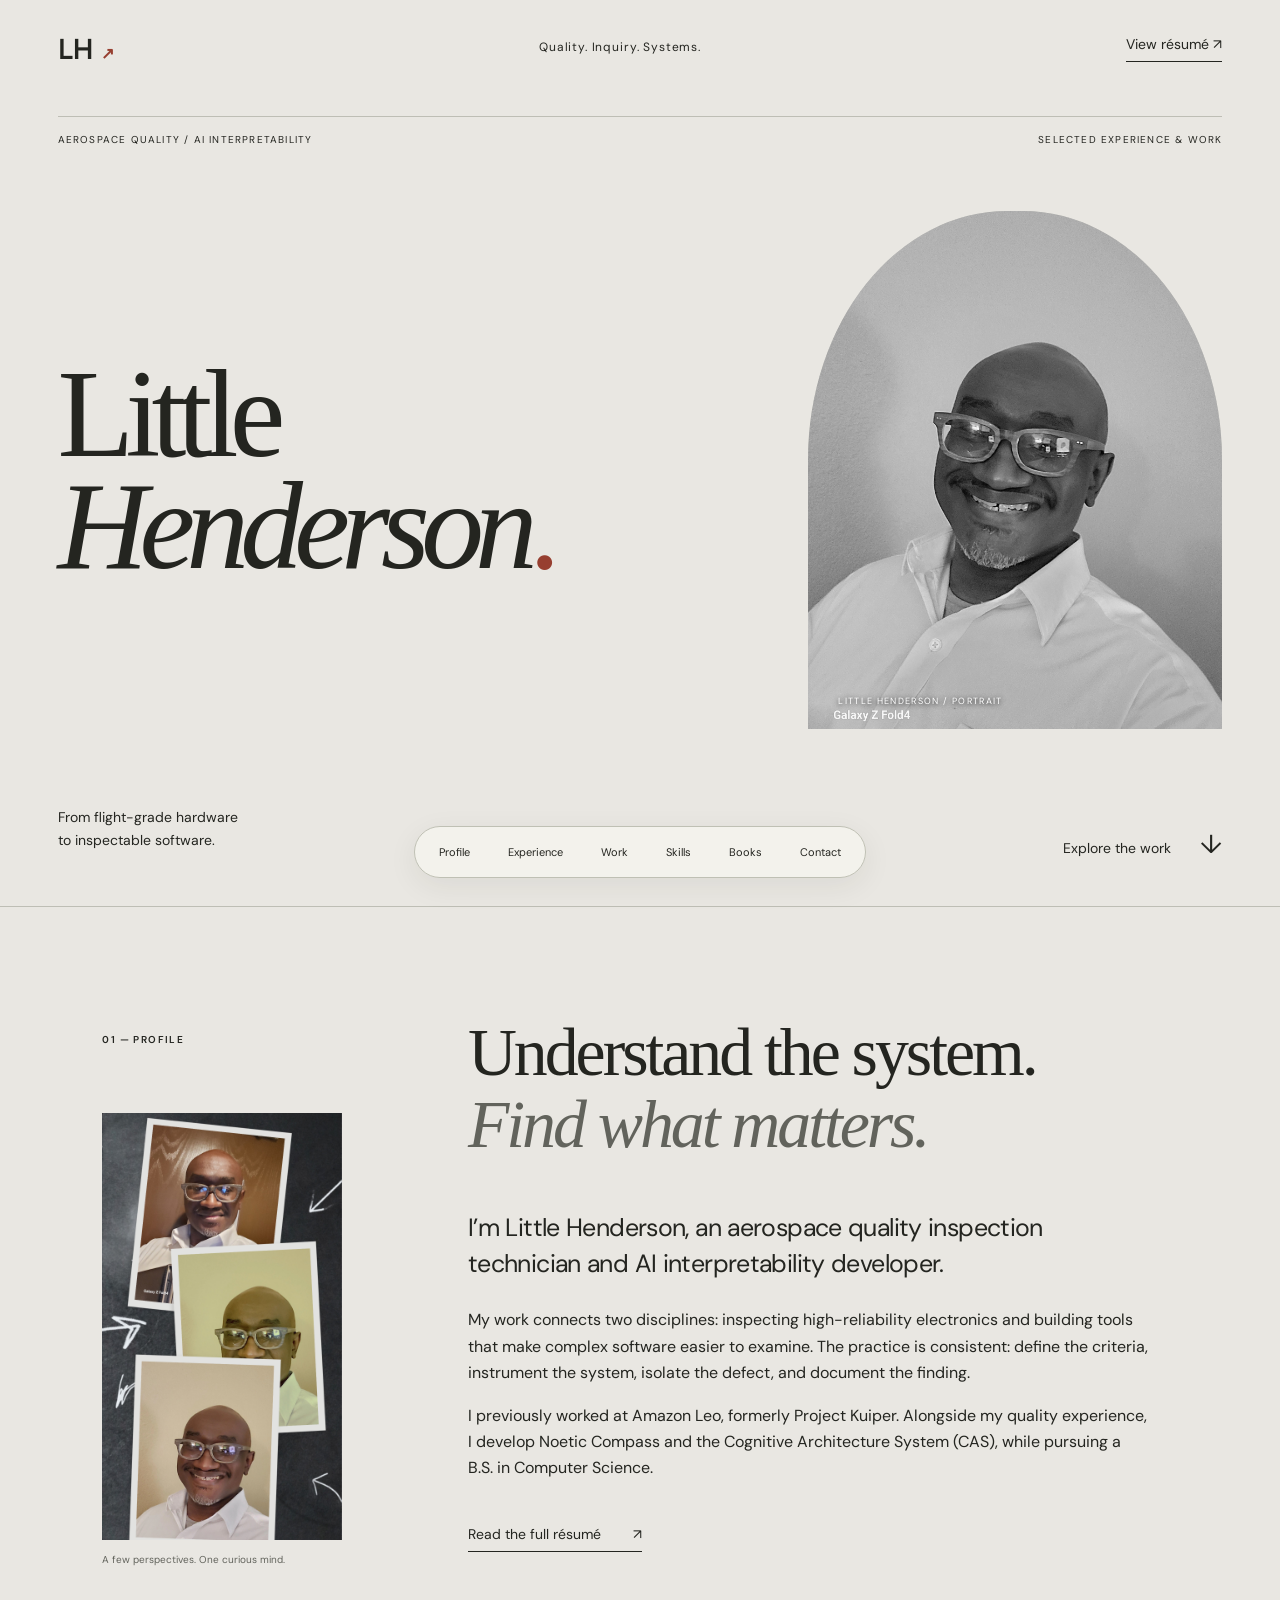
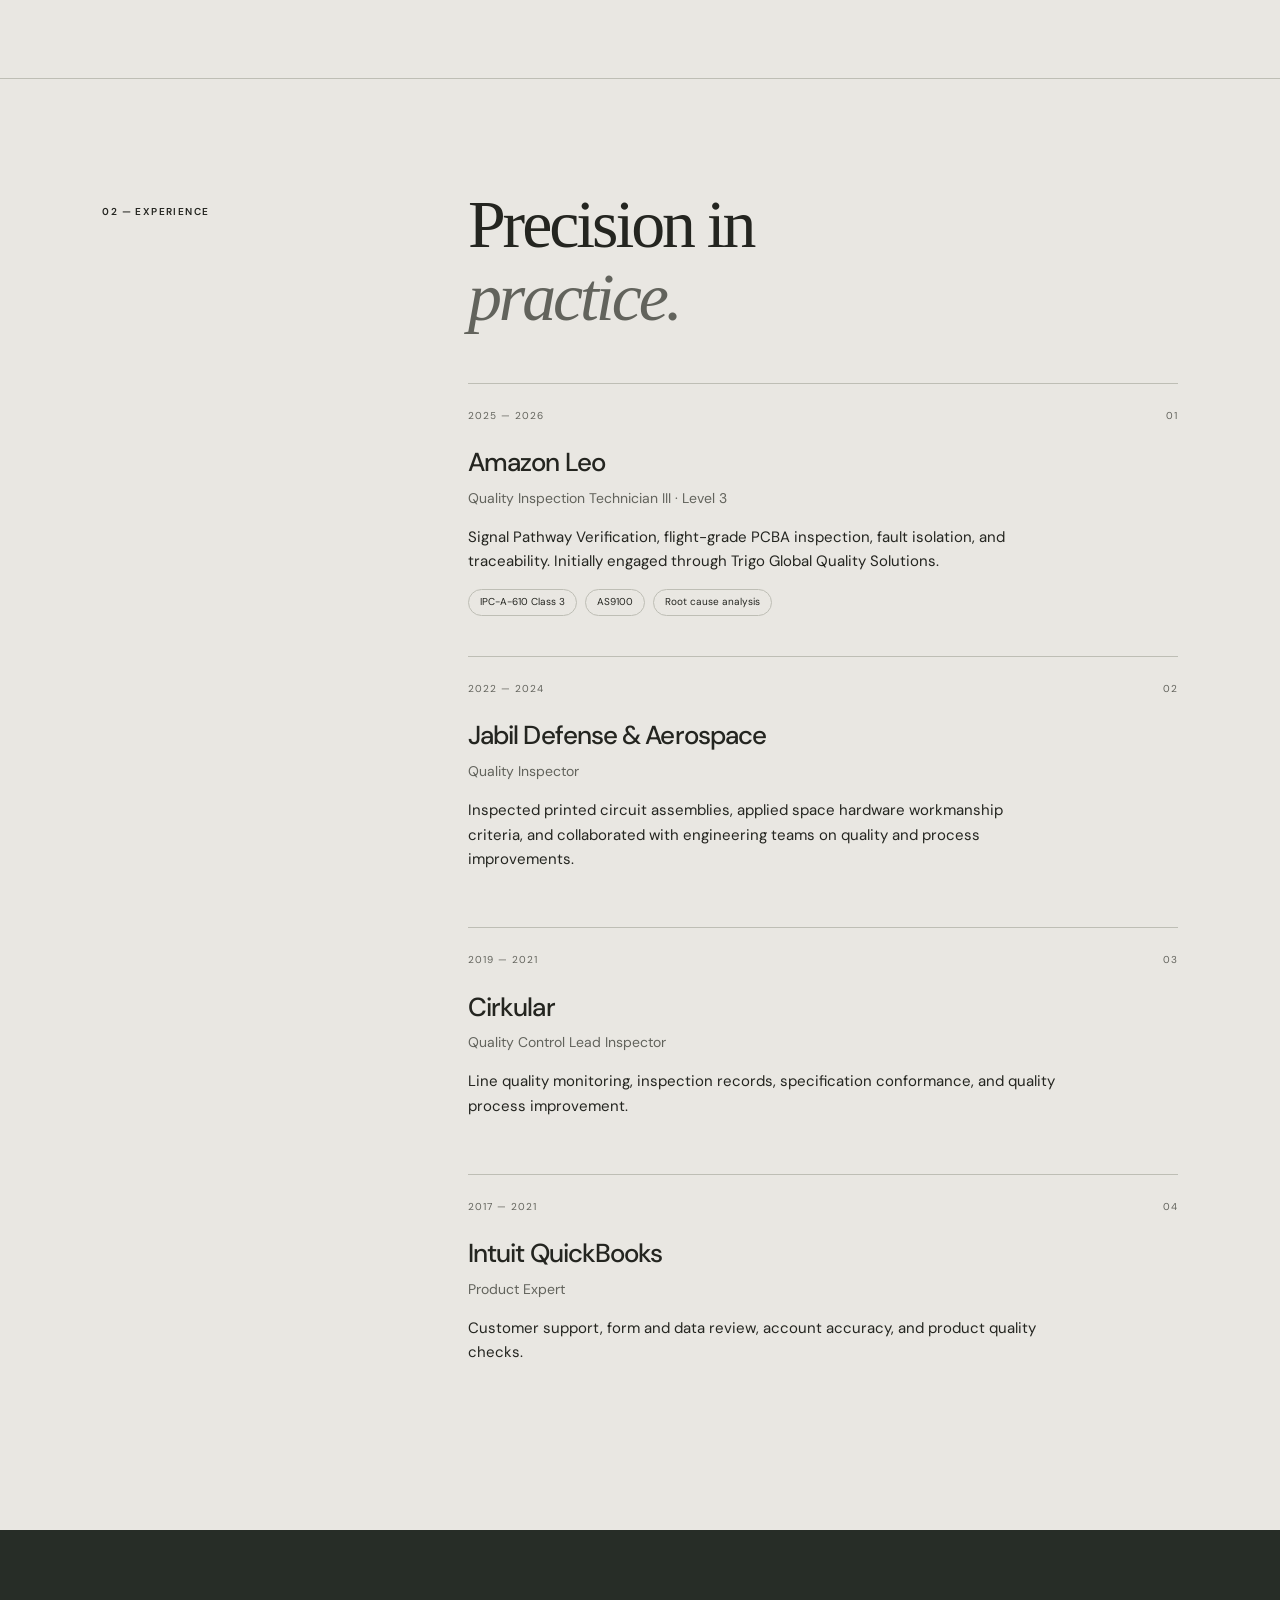
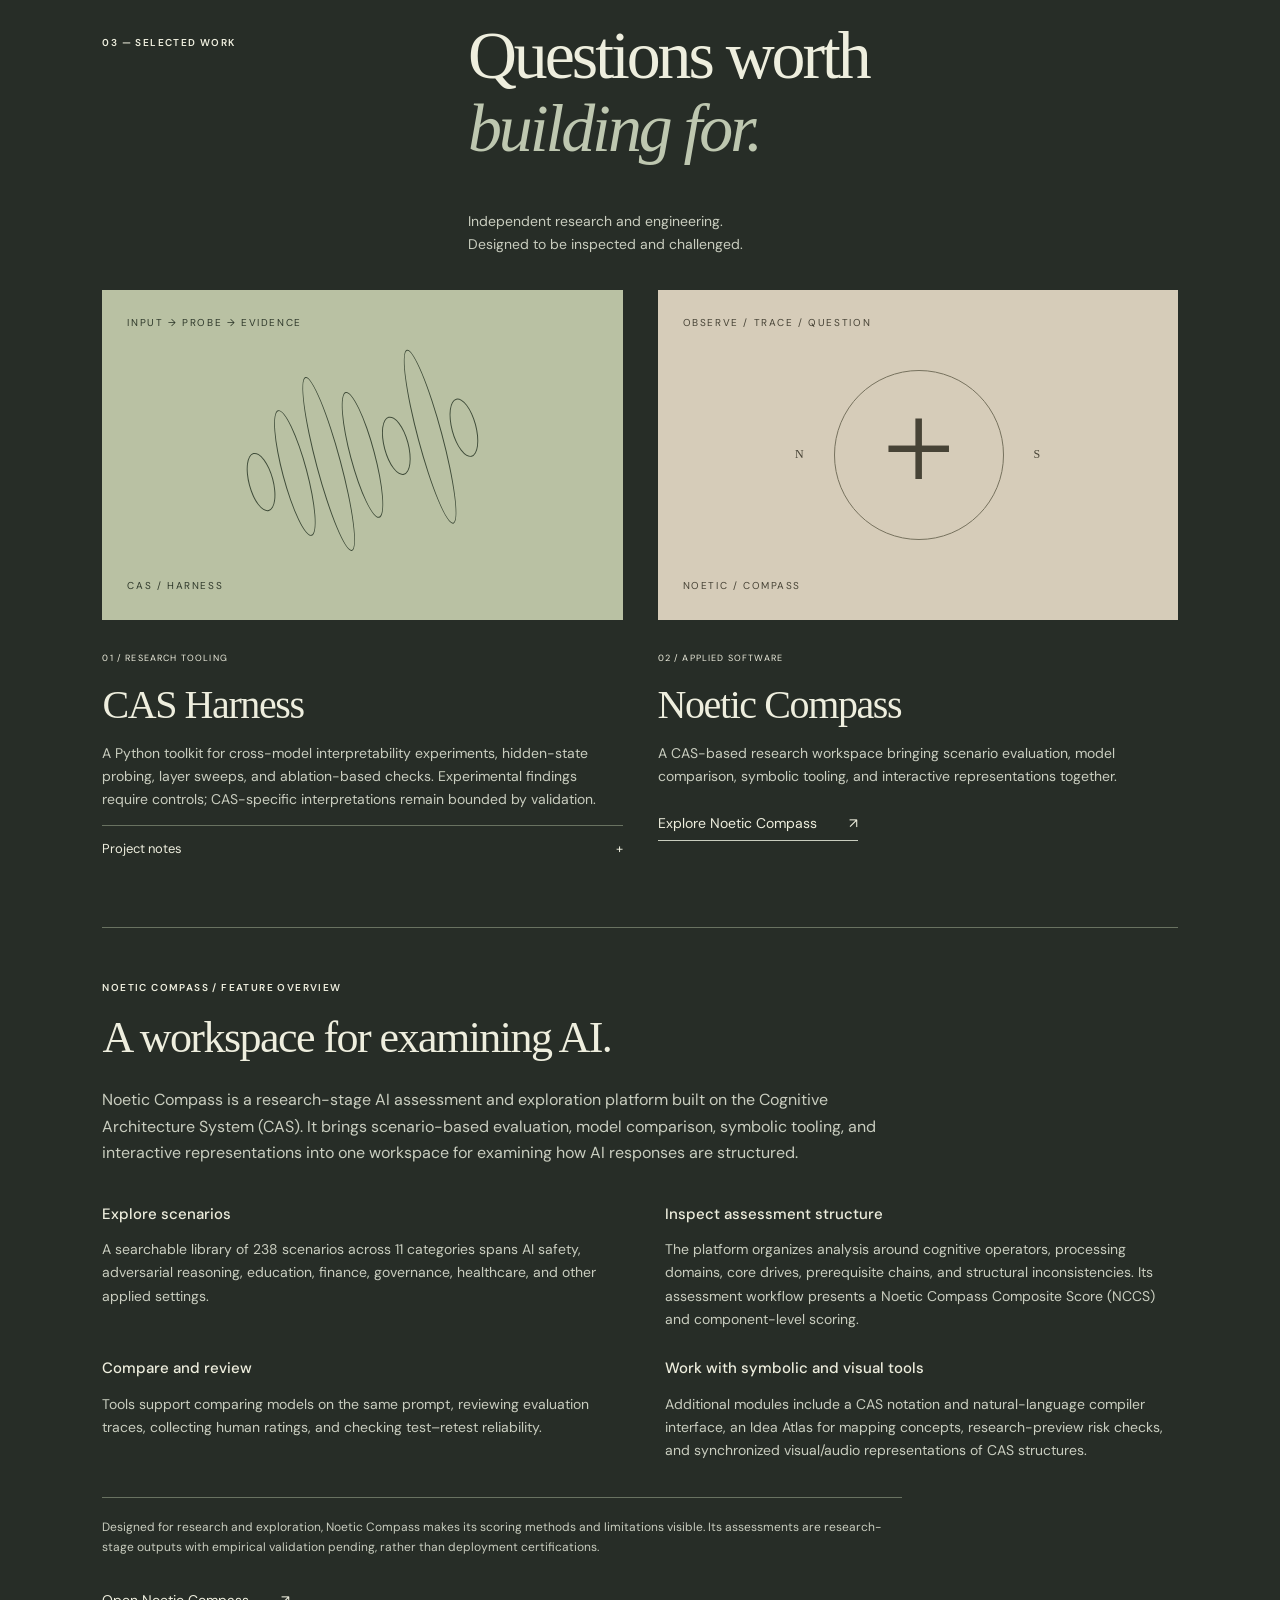
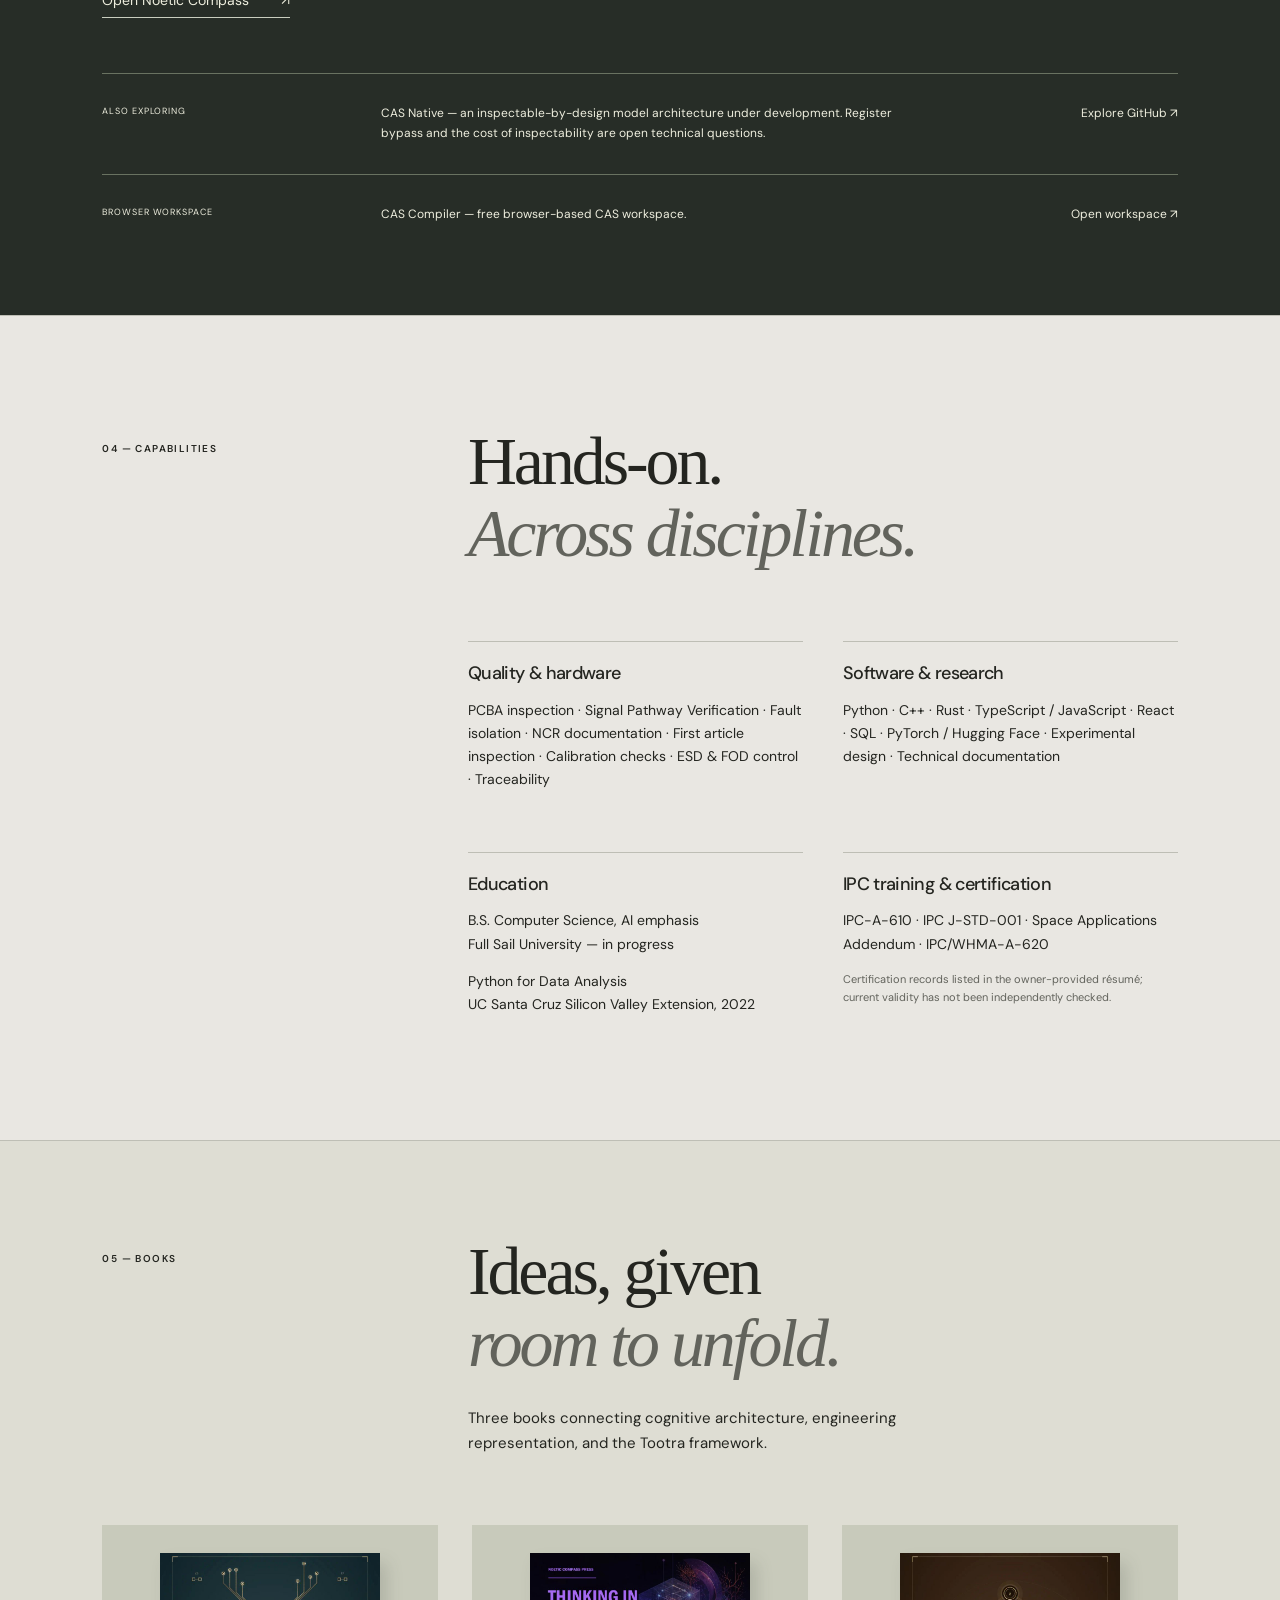
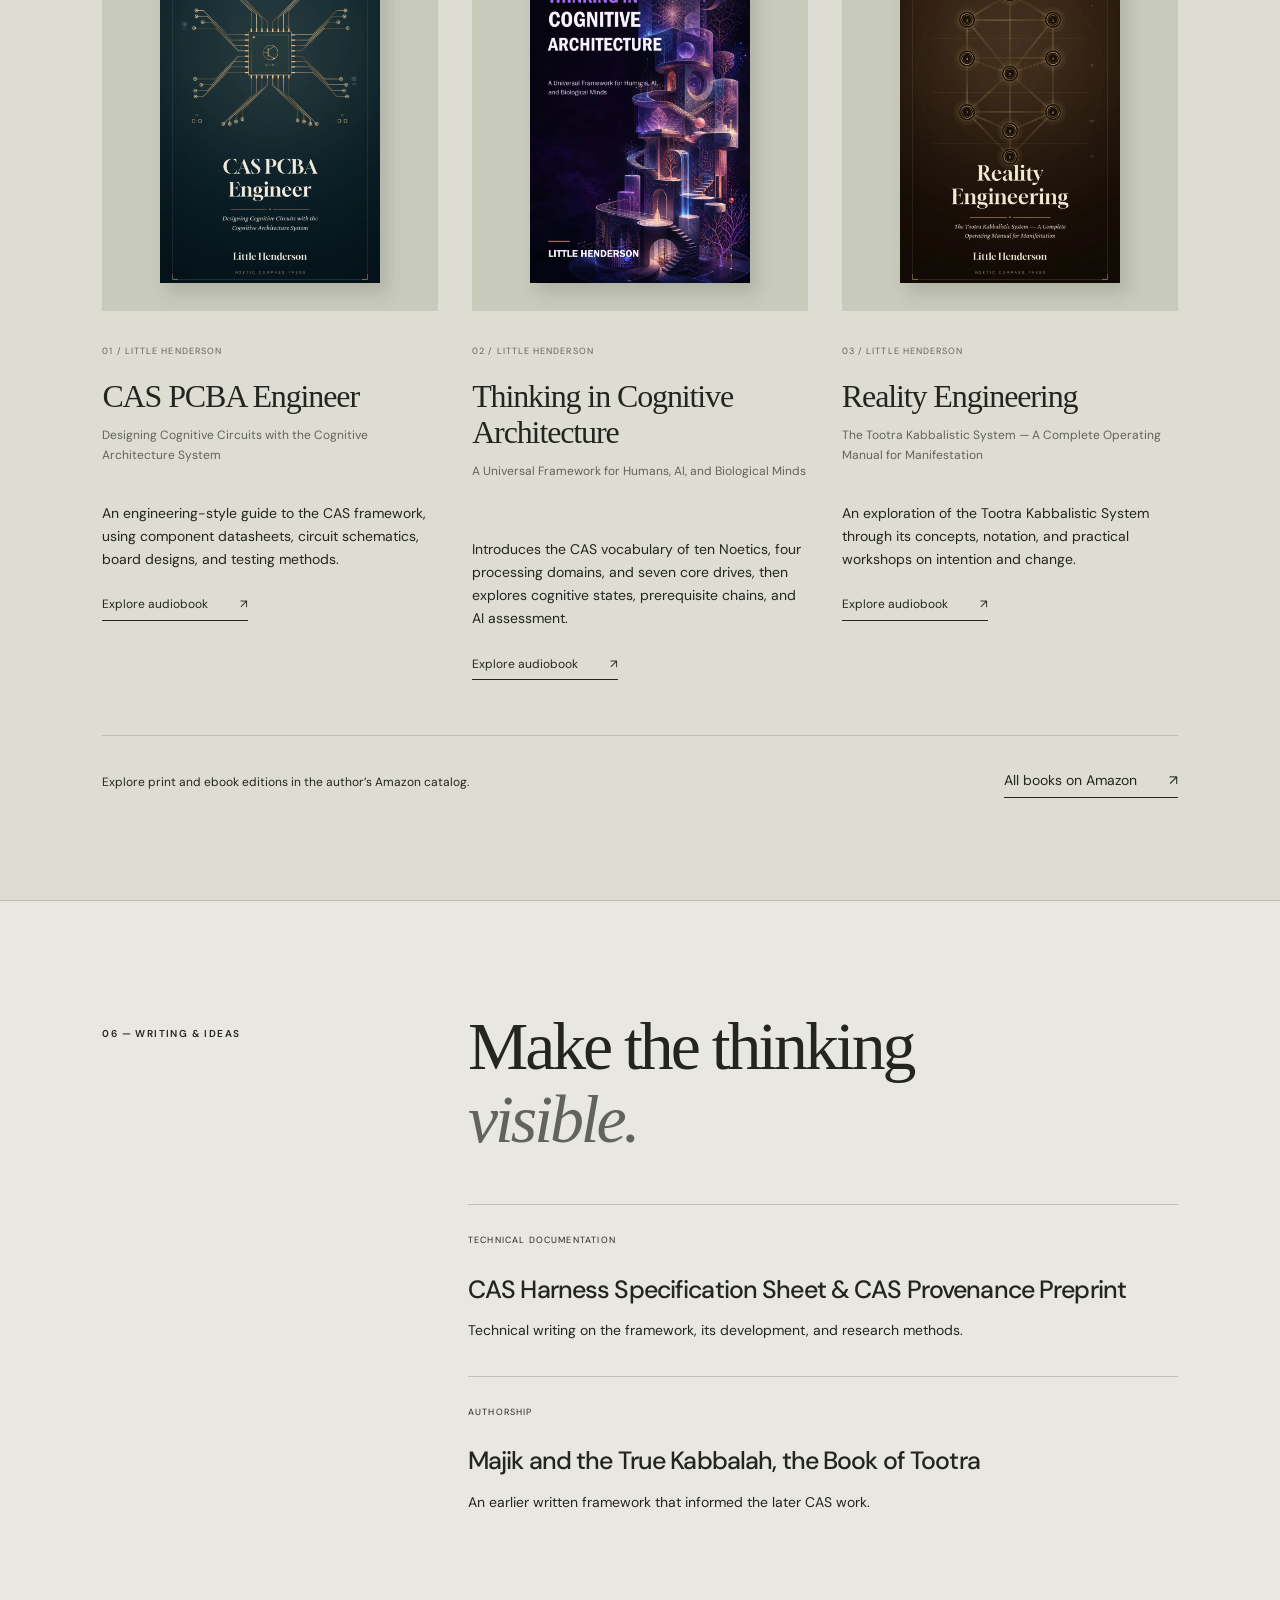
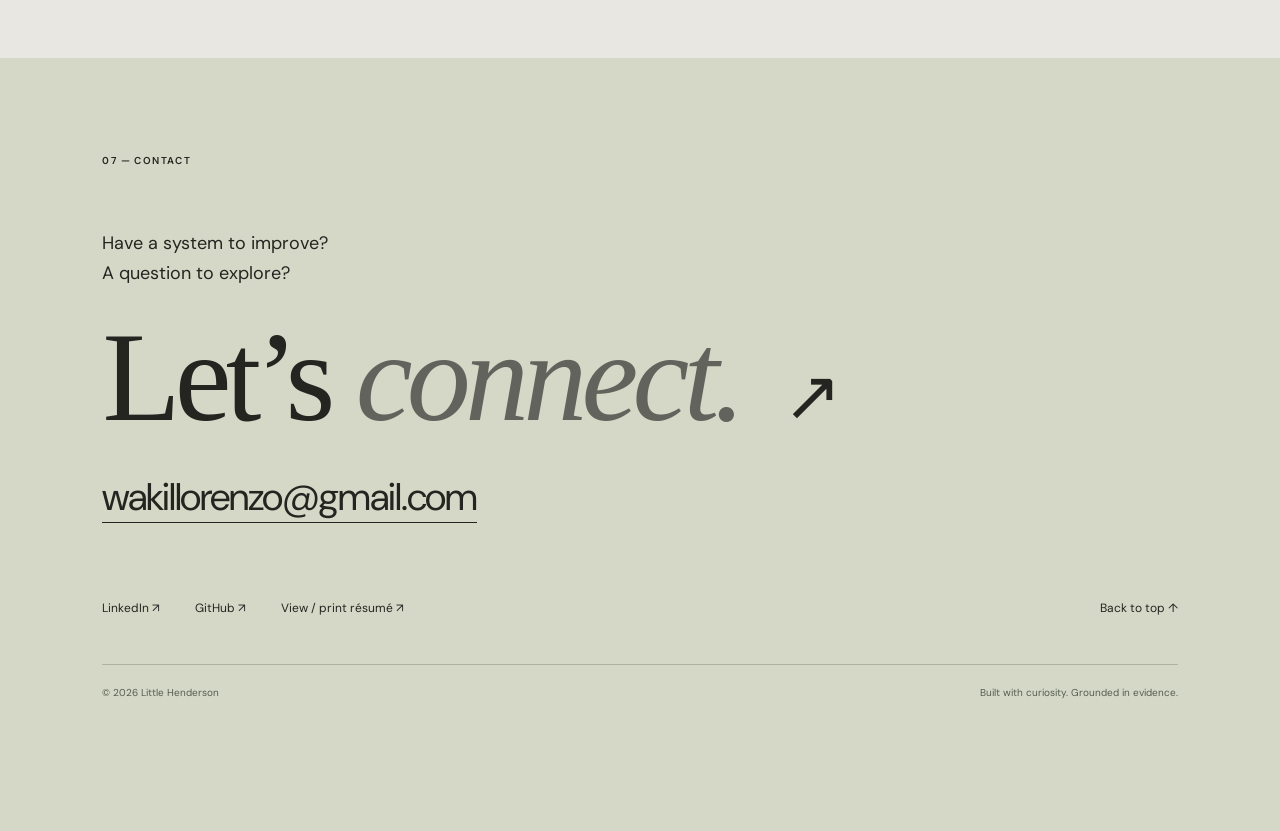
<file: index.html>
<!doctype html>
<html lang="en"><head><meta charset="utf-8"><meta name="viewport" content="width=device-width, initial-scale=1"><meta name="description" content="Little Henderson — aerospace quality inspection and AI interpretability development. Experience, selected projects, and résumé."><meta name="theme-color" content="#e9e7e2"><title>Little Henderson — Quality & Systems</title><link rel="stylesheet" href="style.css"></head>
<body><a class="skip" href="#profile">Skip to content</a><header><a class="monogram" href="#top" aria-label="Little Henderson, home">LH<span>↗</span></a><p>Quality. Inquiry. Systems.</p><a class="text-link" href="resume.html">View résumé ↗</a></header>
<main><section class="hero" id="top" aria-labelledby="name"><div class="hero-kicker"><span>AEROSPACE QUALITY / AI INTERPRETABILITY</span><span>SELECTED EXPERIENCE & WORK</span></div><h1 id="name">Little<br><em>Henderson</em><span class="period">.</span></h1><div class="portrait-stage"><img src="photos/portrait-2.jpg" alt="Little Henderson smiling, wearing clear-framed glasses and a white shirt" width="1368" height="1824" fetchpriority="high"><span class="portrait-index">LITTLE HENDERSON / PORTRAIT</span></div><div class="hero-bottom"><p>From flight-grade hardware<br>to inspectable software.</p><a href="#profile" aria-label="Read profile">Explore the work <span>↓</span></a></div></section>
<section class="section profile" id="profile"><div class="profile-aside"><div class="section-label">01 — PROFILE</div><figure><img src="photos/portrait-1.jpg" alt="A personal collage of three portraits of Little Henderson" width="1152" height="2048" loading="lazy"><figcaption>A few perspectives. One curious mind.</figcaption></figure></div><div><h2>Understand the system.<br><em>Find what matters.</em></h2><p class="lead">I’m Little Henderson, an aerospace quality inspection technician and AI interpretability developer.</p><p>My work connects two disciplines: inspecting high-reliability electronics and building tools that make complex software easier to examine. The practice is consistent: define the criteria, instrument the system, isolate the defect, and document the finding.</p><p>I previously worked at Amazon Leo, formerly Project Kuiper. Alongside my quality experience, I develop Noetic Compass and the Cognitive Architecture System (CAS), while pursuing a B.S. in Computer Science.</p><a class="text-link" href="resume.html">Read the full résumé <span>↗</span></a></div></section>
<section class="section" id="experience"><div class="section-label">02 — EXPERIENCE</div><div><h2>Precision in<br><em>practice.</em></h2><div class="roles"><article><div class="role-meta"><span>2025 — 2026</span><span>01</span></div><h3>Amazon Leo</h3><p class="role-title">Quality Inspection Technician III · Level 3</p><p>Signal Pathway Verification, flight-grade PCBA inspection, fault isolation, and traceability. Initially engaged through Trigo Global Quality Solutions.</p><div class="tags"><span>IPC-A-610 Class 3</span><span>AS9100</span><span>Root cause analysis</span></div></article><article><div class="role-meta"><span>2022 — 2024</span><span>02</span></div><h3>Jabil Defense & Aerospace</h3><p class="role-title">Quality Inspector</p><p>Inspected printed circuit assemblies, applied space hardware workmanship criteria, and collaborated with engineering teams on quality and process improvements.</p></article><article><div class="role-meta"><span>2019 — 2021</span><span>03</span></div><h3>Cirkular</h3><p class="role-title">Quality Control Lead Inspector</p><p>Line quality monitoring, inspection records, specification conformance, and quality process improvement.</p></article><article><div class="role-meta"><span>2017 — 2021</span><span>04</span></div><h3>Intuit QuickBooks</h3><p class="role-title">Product Expert</p><p>Customer support, form and data review, account accuracy, and product quality checks.</p></article></div></div></section>
<section class="work-section" id="work"><div class="work-top"><div class="section-label">03 — SELECTED WORK</div><h2>Questions worth<br><em>building for.</em></h2><p>Independent research and engineering.<br>Designed to be inspected and challenged.</p></div><div class="project-grid"><article class="project"><div class="project-art art-one" aria-hidden="true"><span class="diagram-label">INPUT → PROBE → EVIDENCE</span><div class="signal"><i></i><i></i><i></i><i></i><i></i><i></i><i></i></div><span>CAS / HARNESS</span></div><div class="project-info"><span>01 / RESEARCH TOOLING</span><h3>CAS Harness</h3><p>A Python toolkit for cross-model interpretability experiments, hidden-state probing, layer sweeps, and ablation-based checks. Experimental findings require controls; CAS-specific interpretations remain bounded by validation.</p><details><summary>Project notes <span>+</span></summary><p>The work includes matched-taxonomy controls and documentation of negative findings. It is research tooling, with no claim of proven general intelligence.</p></details></div></article><article class="project"><div class="project-art art-two" aria-hidden="true"><span class="diagram-label">OBSERVE / TRACE / QUESTION</span><div class="compass">N<span>+</span>S</div><span>NOETIC / COMPASS</span></div><div class="project-info"><span>02 / APPLIED SOFTWARE</span><h3>Noetic Compass</h3><p>A CAS-based research workspace bringing scenario evaluation, model comparison, symbolic tooling, and interactive representations together.</p><a class="text-link" href="https://noeticcompass.com/login" target="_blank" rel="noopener noreferrer">Explore Noetic Compass <span>↗</span></a></div></article></div><div class="noetic-overview" id="noetic-compass" aria-labelledby="noetic-title"><span class="section-label">NOETIC COMPASS / FEATURE OVERVIEW</span><h3 id="noetic-title">A workspace for examining AI.</h3><p>Noetic Compass is a research-stage AI assessment and exploration platform built on the Cognitive Architecture System (CAS). It brings scenario-based evaluation, model comparison, symbolic tooling, and interactive representations into one workspace for examining how AI responses are structured.</p><div class="noetic-features"><div><h4>Explore scenarios</h4><p>A searchable library of 238 scenarios across 11 categories spans AI safety, adversarial reasoning, education, finance, governance, healthcare, and other applied settings.</p></div><div><h4>Inspect assessment structure</h4><p>The platform organizes analysis around cognitive operators, processing domains, core drives, prerequisite chains, and structural inconsistencies. Its assessment workflow presents a Noetic Compass Composite Score (NCCS) and component-level scoring.</p></div><div><h4>Compare and review</h4><p>Tools support comparing models on the same prompt, reviewing evaluation traces, collecting human ratings, and checking test–retest reliability.</p></div><div><h4>Work with symbolic and visual tools</h4><p>Additional modules include a CAS notation and natural-language compiler interface, an Idea Atlas for mapping concepts, research-preview risk checks, and synchronized visual/audio representations of CAS structures.</p></div></div><p class="research-note">Designed for research and exploration, Noetic Compass makes its scoring methods and limitations visible. Its assessments are research-stage outputs with empirical validation pending, rather than deployment certifications.</p><a class="text-link" href="https://noeticcompass.com/login" target="_blank" rel="noopener noreferrer">Open Noetic Compass <span aria-hidden="true">↗</span></a></div><div class="work-note"><span>ALSO EXPLORING</span><p>CAS Native — an inspectable-by-design model architecture under development. Register bypass and the cost of inspectability are open technical questions.</p><a href="https://github.com/LittleHenderson" target="_blank" rel="noopener noreferrer">Explore GitHub ↗</a></div><div class="work-note"><span>BROWSER WORKSPACE</span><p>CAS Compiler — free browser-based CAS workspace.</p><a href="https://cas-compiler.wakil.chatgpt.site/" target="_blank" rel="noopener noreferrer" aria-label="Open CAS Compiler in a new tab">Open workspace ↗</a></div></section>
<section class="section" id="skills"><div class="section-label">04 — CAPABILITIES</div><div><h2>Hands-on.<br><em>Across disciplines.</em></h2><div class="skill-grid"><div><h3>Quality & hardware</h3><p>PCBA inspection · Signal Pathway Verification · Fault isolation · NCR documentation · First article inspection · Calibration checks · ESD & FOD control · Traceability</p></div><div><h3>Software & research</h3><p>Python · C++ · Rust · TypeScript / JavaScript · React · SQL · PyTorch / Hugging Face · Experimental design · Technical documentation</p></div><div><h3>Education</h3><p>B.S. Computer Science, AI emphasis<br>Full Sail University — in progress</p><p>Python for Data Analysis<br>UC Santa Cruz Silicon Valley Extension, 2022</p></div><div><h3>IPC training & certification</h3><p>IPC-A-610 · IPC J-STD-001 · Space Applications Addendum · IPC/WHMA-A-620</p><p class="small">Certification records listed in the owner-provided résumé; current validity has not been independently checked.</p></div></div></div></section>
<section class="books-section" id="books" aria-labelledby="books-title"><div class="books-heading"><div class="section-label">05 — BOOKS</div><div><h2 id="books-title">Ideas, given<br><em>room to unfold.</em></h2><p>Three books connecting cognitive architecture, engineering representation, and the Tootra framework.</p></div></div><div class="books-grid"><article class="book-card"><a class="book-cover" href="https://elevenreader.io/audiobooks/cas-pcba-engineer-audiobook/pj_aZAdNXCLdpVR2lybqcdp" target="_blank" rel="noopener noreferrer" aria-label="CAS PCBA Engineer — view audiobook on ElevenReader (opens in a new tab)"><img src="books/cas-pcba-engineer.webp" alt="Cover of CAS PCBA Engineer by Little Henderson" loading="lazy"></a><div class="book-copy"><span class="book-index">01 / LITTLE HENDERSON</span><h3>CAS PCBA Engineer</h3><p class="book-subtitle">Designing Cognitive Circuits with the Cognitive Architecture System</p><p>An engineering-style guide to the CAS framework, using component datasheets, circuit schematics, board designs, and testing methods.</p><a class="text-link" href="https://elevenreader.io/audiobooks/cas-pcba-engineer-audiobook/pj_aZAdNXCLdpVR2lybqcdp" target="_blank" rel="noopener noreferrer" aria-label="Listen to CAS PCBA Engineer on ElevenReader (opens in a new tab)">Explore audiobook <span aria-hidden="true">↗</span></a></div></article><article class="book-card"><a class="book-cover" href="https://elevenreader.io/audiobooks/thinking-in-cognitive-architecture-audiobook/pj_3TbT0kLokLjQYqBL7pMq" target="_blank" rel="noopener noreferrer" aria-label="Thinking in Cognitive Architecture — view audiobook on ElevenReader (opens in a new tab)"><img src="books/thinking-in-cognitive-architecture.webp" alt="Cover of Thinking in Cognitive Architecture by Little Henderson" loading="lazy"></a><div class="book-copy"><span class="book-index">02 / LITTLE HENDERSON</span><h3>Thinking in Cognitive Architecture</h3><p class="book-subtitle">A Universal Framework for Humans, AI, and Biological Minds</p><p>Introduces the CAS vocabulary of ten Noetics, four processing domains, and seven core drives, then explores cognitive states, prerequisite chains, and AI assessment.</p><a class="text-link" href="https://elevenreader.io/audiobooks/thinking-in-cognitive-architecture-audiobook/pj_3TbT0kLokLjQYqBL7pMq" target="_blank" rel="noopener noreferrer" aria-label="Listen to Thinking in Cognitive Architecture on ElevenReader (opens in a new tab)">Explore audiobook <span aria-hidden="true">↗</span></a></div></article><article class="book-card"><a class="book-cover" href="https://elevenreader.io/audiobooks/reality-engineering-audiobook/pj_Qo9So46voCJwGVgypNnl" target="_blank" rel="noopener noreferrer" aria-label="Reality Engineering — view audiobook on ElevenReader (opens in a new tab)"><img src="books/reality-engineering.webp" alt="Cover of Reality Engineering by Little Henderson" loading="lazy"></a><div class="book-copy"><span class="book-index">03 / LITTLE HENDERSON</span><h3>Reality Engineering</h3><p class="book-subtitle">The Tootra Kabbalistic System — A Complete Operating Manual for Manifestation</p><p>An exploration of the Tootra Kabbalistic System through its concepts, notation, and practical workshops on intention and change.</p><a class="text-link" href="https://elevenreader.io/audiobooks/reality-engineering-audiobook/pj_Qo9So46voCJwGVgypNnl" target="_blank" rel="noopener noreferrer" aria-label="Listen to Reality Engineering on ElevenReader (opens in a new tab)">Explore audiobook <span aria-hidden="true">↗</span></a></div></article></div><div class="books-footer"><p>Explore print and ebook editions in the author’s Amazon catalog.</p><a class="text-link" href="https://us.amazon.com/stores/Little-Henderson/author/B0HF7SCH5N/allbooks?ccs_id=c5c5e235-6d52-46a4-bcca-b509c0067bf0" target="_blank" rel="noopener noreferrer">All books on Amazon <span aria-hidden="true">↗</span></a></div></section><section class="section publications" id="publications"><div class="section-label">06 — WRITING & IDEAS</div><div><h2>Make the thinking<br><em>visible.</em></h2><div class="publication"><span>TECHNICAL DOCUMENTATION</span><h3>CAS Harness Specification Sheet & CAS Provenance Preprint</h3><p>Technical writing on the framework, its development, and research methods.</p></div><div class="publication"><span>AUTHORSHIP</span><h3>Majik and the True Kabbalah, the Book of Tootra</h3><p>An earlier written framework that informed the later CAS work.</p></div></div></section>
<section class="contact" id="contact"><div class="section-label">07 — CONTACT</div><p>Have a system to improve?<br>A question to explore?</p><h2>Let’s <em>connect.</em><span>↗</span></h2><a class="email" href="mailto:wakillorenzo@gmail.com">wakillorenzo@gmail.com</a><div class="contact-bottom"><a href="https://www.linkedin.com/in/littlehenderson" target="_blank" rel="noopener noreferrer">LinkedIn ↗</a><a href="https://github.com/LittleHenderson" target="_blank" rel="noopener noreferrer">GitHub ↗</a><a href="resume.html">View / print résumé ↗</a><a href="#top">Back to top ↑</a></div><footer><span>© <span id="year">2026</span> Little Henderson</span><span>Built with curiosity. Grounded in evidence.</span></footer></section></main>
<nav aria-label="Main navigation"><a href="#profile">Profile</a><a href="#experience">Experience</a><a href="#work">Work</a><a href="#skills">Skills</a><a href="#books">Books</a><a href="#contact">Contact</a></nav><script src="script.js"></script></body></html>
</file>
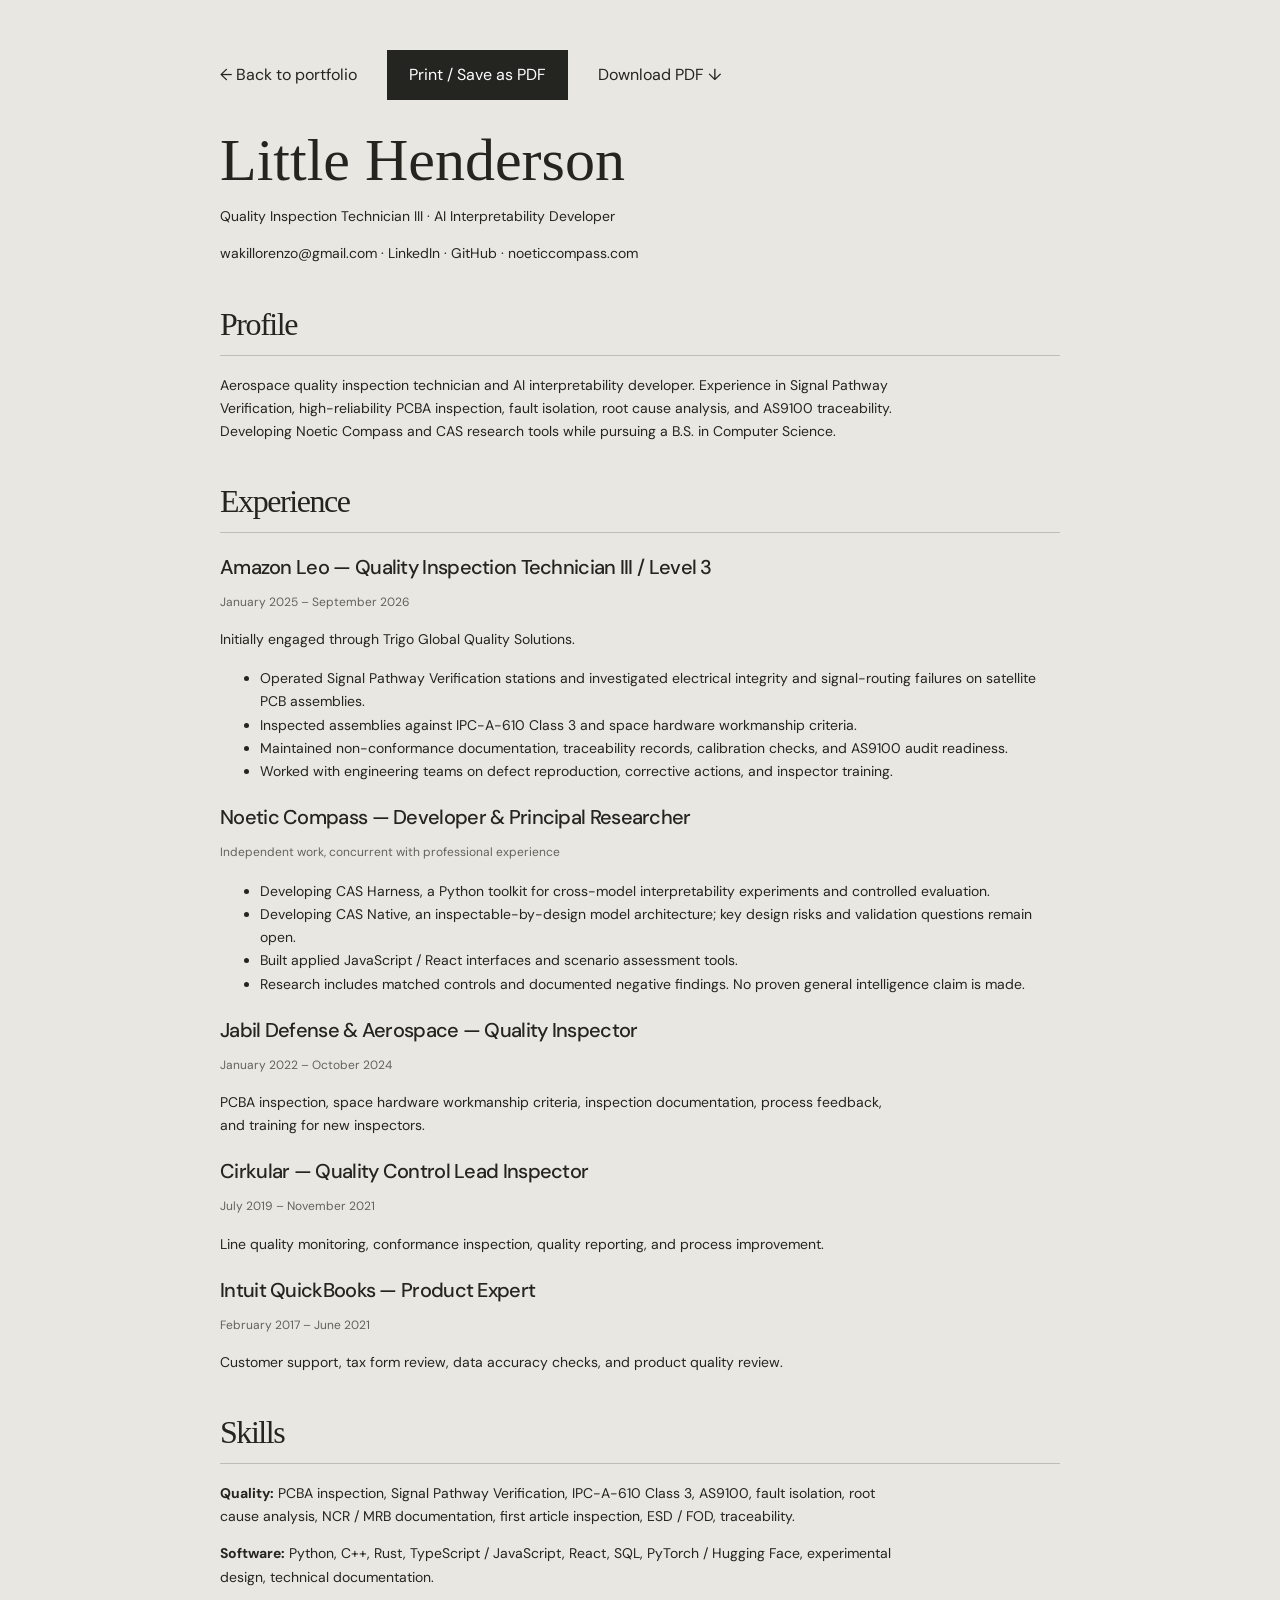
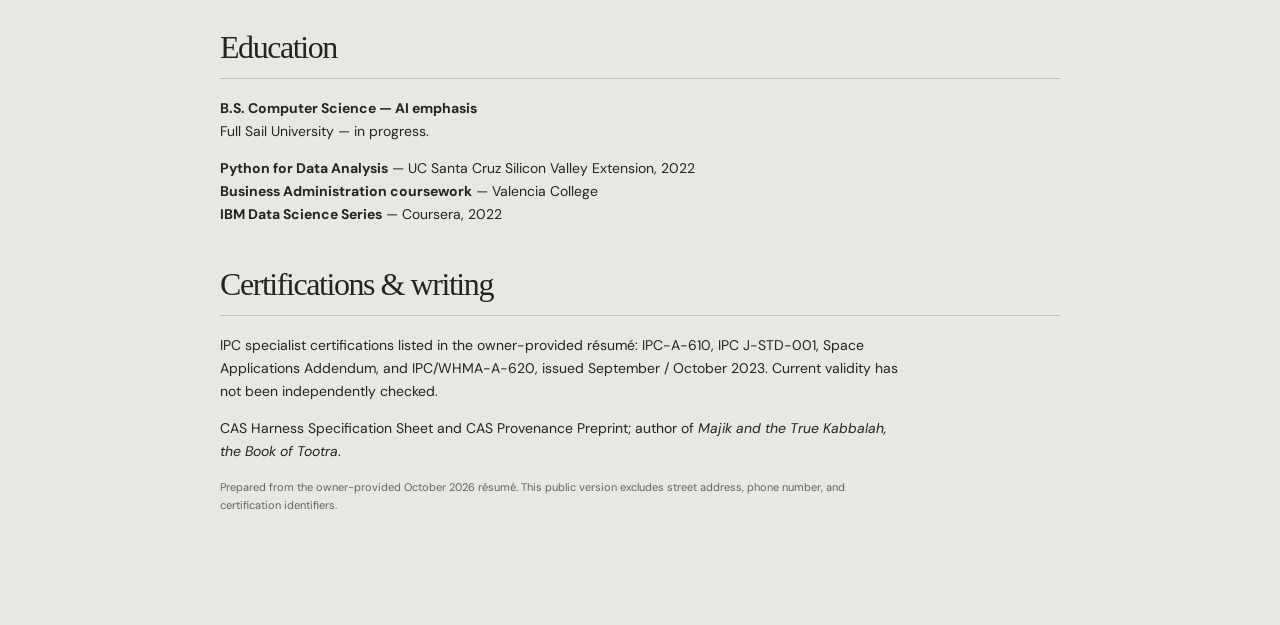
<file: resume.html>
<!doctype html><html lang="en"><head><meta charset="utf-8"><meta name="viewport" content="width=device-width,initial-scale=1"><meta name="description" content="Little Henderson — printable professional résumé."><title>Résumé — Little Henderson</title><link rel="stylesheet" href="style.css"></head><body><main class="resume"><div class="resume-actions"><a href="index.html">← Back to portfolio</a><button type="button" onclick="window.print()">Print / Save as PDF</button><a href="Little-Henderson-Resume.pdf" download>Download PDF ↓</a></div><h1>Little Henderson</h1><p>Quality Inspection Technician III · AI Interpretability Developer</p><p><a href="mailto:wakillorenzo@gmail.com">wakillorenzo@gmail.com</a> · <a href="https://www.linkedin.com/in/littlehenderson">LinkedIn</a> · <a href="https://github.com/LittleHenderson">GitHub</a> · <a href="https://noeticcompass.com">noeticcompass.com</a></p><h2>Profile</h2><p>Aerospace quality inspection technician and AI interpretability developer. Experience in Signal Pathway Verification, high-reliability PCBA inspection, fault isolation, root cause analysis, and AS9100 traceability. Developing Noetic Compass and CAS research tools while pursuing a B.S. in Computer Science.</p><h2>Experience</h2><section class="entry"><h3>Amazon Leo — Quality Inspection Technician III / Level 3</h3><time>January 2025 – September 2026</time><p>Initially engaged through Trigo Global Quality Solutions.</p><ul><li>Operated Signal Pathway Verification stations and investigated electrical integrity and signal-routing failures on satellite PCB assemblies.</li><li>Inspected assemblies against IPC-A-610 Class 3 and space hardware workmanship criteria.</li><li>Maintained non-conformance documentation, traceability records, calibration checks, and AS9100 audit readiness.</li><li>Worked with engineering teams on defect reproduction, corrective actions, and inspector training.</li></ul></section><section class="entry"><h3>Noetic Compass — Developer & Principal Researcher</h3><time>Independent work, concurrent with professional experience</time><ul><li>Developing CAS Harness, a Python toolkit for cross-model interpretability experiments and controlled evaluation.</li><li>Developing CAS Native, an inspectable-by-design model architecture; key design risks and validation questions remain open.</li><li>Built applied JavaScript / React interfaces and scenario assessment tools.</li><li>Research includes matched controls and documented negative findings. No proven general intelligence claim is made.</li></ul></section><section class="entry"><h3>Jabil Defense & Aerospace — Quality Inspector</h3><time>January 2022 – October 2024</time><p>PCBA inspection, space hardware workmanship criteria, inspection documentation, process feedback, and training for new inspectors.</p></section><section class="entry"><h3>Cirkular — Quality Control Lead Inspector</h3><time>July 2019 – November 2021</time><p>Line quality monitoring, conformance inspection, quality reporting, and process improvement.</p></section><section class="entry"><h3>Intuit QuickBooks — Product Expert</h3><time>February 2017 – June 2021</time><p>Customer support, tax form review, data accuracy checks, and product quality review.</p></section><h2>Skills</h2><p><strong>Quality:</strong> PCBA inspection, Signal Pathway Verification, IPC-A-610 Class 3, AS9100, fault isolation, root cause analysis, NCR / MRB documentation, first article inspection, ESD / FOD, traceability.</p><p><strong>Software:</strong> Python, C++, Rust, TypeScript / JavaScript, React, SQL, PyTorch / Hugging Face, experimental design, technical documentation.</p><h2>Education</h2><p><strong>B.S. Computer Science — AI emphasis</strong><br>Full Sail University — in progress.</p><p><strong>Python for Data Analysis</strong> — UC Santa Cruz Silicon Valley Extension, 2022<br><strong>Business Administration coursework</strong> — Valencia College<br><strong>IBM Data Science Series</strong> — Coursera, 2022</p><h2>Certifications & writing</h2><p>IPC specialist certifications listed in the owner-provided résumé: IPC-A-610, IPC J-STD-001, Space Applications Addendum, and IPC/WHMA-A-620, issued September / October 2023. Current validity has not been independently checked.</p><p>CAS Harness Specification Sheet and CAS Provenance Preprint; author of <em>Majik and the True Kabbalah, the Book of Tootra</em>.</p><p class="small">Prepared from the owner-provided October 2026 résumé. This public version excludes street address, phone number, and certification identifiers.</p></main></body></html>
</file>
<file: style.css>
@import url('https://fonts.googleapis.com/css2?family=DM+Sans:wght@400;500;600&family=Manrope:wght@400;500;600;700&display=swap');
:root{--paper:#e9e7e2;--ink:#242520;--muted:#62635c;--line:#bebeb5;--accent:#973f30;--serif:Georgia,'Times New Roman',serif}*{box-sizing:border-box}html{scroll-behavior:smooth;scroll-padding-top:32px}body{margin:0;background:var(--paper);color:var(--ink);font-family:'DM Sans',Arial,sans-serif;font-size:16px;line-height:1.65}a{color:inherit;text-decoration:none}a:hover{color:var(--accent)}a:focus-visible,summary:focus-visible,button:focus-visible{outline:3px solid var(--accent);outline-offset:6px}::selection{background:#c2c6af}header{display:flex;align-items:center;justify-content:space-between;padding:26px 4.5%;font-size:12px}header p{letter-spacing:.07em}.monogram{font:700 28px 'Manrope',Arial}.monogram span{font-size:16px;margin-left:8px;color:var(--accent)}.text-link{border-bottom:1px solid var(--ink);padding-bottom:5px;display:inline-flex;gap:32px;align-items:center;font-size:14px}.skip{position:fixed;left:20px;top:-100px;z-index:10;background:var(--ink);color:white;padding:10px}.skip:focus{top:15px}.hero{position:relative;min-height:850px;height:calc(100svh - 90px);max-height:1100px;padding:20px 4.5% 40px;overflow:hidden}.hero-kicker{display:flex;justify-content:space-between;font-size:10px;letter-spacing:.12em;border-top:1px solid var(--line);padding-top:15px}.hero h1{font-family:var(--serif);font-weight:400;letter-spacing:-.07em;font-size:clamp(100px,14vw,220px);line-height:.89;position:relative;z-index:2;margin:40px 0 0;pointer-events:none}.hero h1 em{font-weight:400;margin-left:12%;font-style:italic}.period{color:var(--accent)}.portrait-stage{position:absolute;left:47%;top:27%;width:32%;height:62%;max-width:490px;background:#d1d0c8;color:#72756b;display:flex;align-items:center;justify-content:center;flex-direction:column;border-radius:48% 48% 0 0;overflow:hidden}.portrait-stage:before{content:'';position:absolute;inset:20px;border:1px solid #b4b6aa;border-radius:48% 48% 0 0}.portrait-placeholder{font:italic 130px var(--serif);letter-spacing:-.1em}.portrait-stage p{font-size:10px;text-transform:uppercase;letter-spacing:.15em}.portrait-index{position:absolute;bottom:20px;left:30px;font-size:9px;letter-spacing:.15em}.hero-bottom{position:absolute;bottom:40px;left:4.5%;right:4.5%;display:flex;justify-content:space-between;align-items:end;font-size:14px}.hero-bottom a span{display:inline-block;margin-left:25px;font-size:26px}.section{display:grid;grid-template-columns:28% 1fr;gap:6%;padding:110px 8%;border-top:1px solid var(--line)}.section-label{font-size:10px;letter-spacing:.14em;font-weight:600;padding-top:15px}h2{font:400 clamp(45px,5.3vw,84px)/1.07 var(--serif);letter-spacing:-.045em;margin:0 0 48px}h2 em{font-weight:400;color:var(--muted)}p{max-width:680px}.lead{font-size:25px;line-height:1.45;letter-spacing:-.025em}.profile .text-link{margin-top:25px}.roles article{border-top:1px solid var(--line);padding:24px 0 40px}.role-meta{display:flex;justify-content:space-between;color:var(--muted);font-size:10px;letter-spacing:.1em}h3{font-size:26px;font-weight:500;line-height:1.25;letter-spacing:-.035em;margin:22px 0 8px}.role-title{font-size:14px;margin:0;color:var(--muted)}.roles article>p:not(.role-title){font-size:15px;max-width:590px}.tags{display:flex;gap:8px;flex-wrap:wrap}.tags span{border:1px solid var(--line);border-radius:20px;font-size:10px;padding:4px 11px}.work-section{background:#272d27;color:#eeeede;padding:90px 8%}.work-top{display:grid;grid-template-columns:28% 1fr;gap:6%}.work-top h2 em{color:#bec7b0}.work-top>p{grid-column:2;font-size:14px;margin-top:-20px;margin-bottom:50px;color:#c9cdbf}.project-grid{display:grid;grid-template-columns:1fr 1fr;gap:35px}.project-art{height:330px;padding:25px;display:flex;flex-direction:column;justify-content:space-between;overflow:hidden}.project-art>span{font-size:10px;letter-spacing:.16em}.art-one{background:#b9c1a3;color:#303a2c}.signal{display:flex;align-items:center;justify-content:center;height:160px;gap:10px;transform:rotate(-15deg)}.signal i{display:block;border:1px solid #3f4c39;width:25px;height:60px;border-radius:100%}.signal i:nth-child(2n){height:130px}.signal i:nth-child(3n){height:180px}.art-two{background:#d6ccb9;color:#474336}.compass{display:flex;align-items:center;justify-content:center;gap:30px;font:12px Georgia}.compass span{display:block;border:1px solid #77725e;border-radius:50%;width:170px;height:170px;text-align:center;font:130px/155px Georgia;font-weight:400}.project-info{padding:23px 0 35px}.project-info>span,.publication>span{font-size:9px;letter-spacing:.13em}.project-info h3{font:40px var(--serif);margin-top:12px}.project-info p{font-size:14px;color:#c9cdbf}.project-info .text-link{border-color:#c9cdbf;margin-top:10px}details{border-top:1px solid #697261;padding:12px 0;font-size:13px}summary{cursor:pointer;list-style:none;display:flex;justify-content:space-between}summary::-webkit-details-marker{display:none}details[open] summary span{transform:rotate(45deg)}.work-note{border-top:1px solid #697261;margin-top:30px;padding-top:30px;display:grid;grid-template-columns:1fr 2fr 1fr;gap:20px;font-size:12px}.work-note>span{font-size:9px;letter-spacing:.1em}.work-note p{margin:0}.work-note a{text-align:right}.skill-grid{display:grid;grid-template-columns:1fr 1fr;gap:25px 40px}.skill-grid h3{font-size:18px;border-top:1px solid var(--line);padding-top:20px}.skill-grid p{font-size:14px}.small{font-size:11px!important;color:var(--muted)}.publication{border-top:1px solid var(--line);padding:20px 0}.publication h3{font-size:25px}.publication p{font-size:14px}.contact{background:#d5d8c7;padding:80px 8% 130px}.contact>p{margin-top:60px;font-size:18px}.contact h2{font-size:clamp(60px,10vw,160px);margin:20px 0}.contact h2 span{font-family:Arial;font-size:.55em;margin-left:4%}.email{font-size:clamp(20px,3vw,42px);letter-spacing:-.03em;border-bottom:1px solid var(--ink)}.contact-bottom{display:flex;gap:35px;margin:70px 0 45px;font-size:12px;flex-wrap:wrap}.contact-bottom a:last-child{margin-left:auto}footer{border-top:1px solid #aeb3a0;padding-top:20px;display:flex;justify-content:space-between;font-size:10px;color:#555c4c}nav{position:fixed;bottom:22px;left:50%;transform:translateX(-50%);background:#f4f3ecf2;backdrop-filter:blur(15px);border:1px solid #bfc0b4;box-shadow:0 8px 30px #24252012;border-radius:40px;display:flex;gap:4px;padding:7px;z-index:5}nav a{font-size:11px;padding:9px 17px;border-radius:24px}nav a.active{background:var(--ink);color:#f5f5ef}nav a:hover{background:#d9ddce}.resume{max-width:900px;margin:0 auto;padding:50px 30px 100px}.resume h1{font:60px var(--serif);line-height:1;margin:30px 0 15px}.resume h2{font:32px var(--serif);margin:40px 0 18px;border-bottom:1px solid var(--line);padding-bottom:12px}.resume h3{font-size:20px}.resume p,.resume li{font-size:14px}.resume .resume-actions{display:flex;gap:30px;align-items:center}.resume button{background:var(--ink);color:white;border:0;padding:12px 22px;font:inherit;cursor:pointer}.resume .entry{break-inside:avoid}.resume time{font-size:12px;color:var(--muted)}
@media(min-width:1600px){.section,.work-section,.contact{padding-left:max(8%,calc((100vw - 1400px)/2));padding-right:max(8%,calc((100vw - 1400px)/2))}}@media(max-width:700px){header{padding:18px 6%}header p{display:none}.hero{padding:15px 6%;height:790px;min-height:0}.hero-kicker{font-size:8px}.hero-kicker span:last-child{display:none}.hero h1{font-size:clamp(76px,18vw,126px);margin-top:35px}.hero h1 em{margin-left:0}.portrait-stage{top:30%;left:26%;width:66%;height:52%}.hero-bottom{left:6%;right:6%;bottom:35px;font-size:11px}.hero-bottom a span{margin-left:8px}.section{display:block;padding:65px 7%}.section-label{margin-bottom:30px}h2{font-size:48px;margin-bottom:30px}.lead{font-size:22px}.roles article{padding-bottom:25px}.work-section{padding:60px 7%}.work-top{display:block}.work-top>p{margin:0 0 30px}.project-grid{display:block}.project-art{height:300px}.project-info{padding-bottom:50px}.work-note{display:block}.work-note p{margin:15px 0}.work-note a{display:inline-block;margin-top:12px}.skill-grid{gap:15px 25px}.contact{padding:55px 7% 120px}.contact>p{margin-top:40px}.contact h2{font-size:61px}.contact-bottom{gap:18px 25px;margin-top:45px}.contact-bottom a:last-child{margin-left:0}footer{gap:20px}footer span:last-child{max-width:125px}nav{bottom:max(12px,env(safe-area-inset-bottom));gap:0;padding:5px;max-width:calc(100% - 20px)}nav a{font-size:10px;padding:9px 12px}.resume{padding:25px 22px 70px}.resume h1{font-size:48px}.resume .resume-actions{gap:20px;font-size:12px}}@media(max-width:380px){nav a{padding:8px 9px}.skill-grid{grid-template-columns:1fr}.hero{height:720px}.contact h2{font-size:50px}}@media(prefers-reduced-motion:reduce){html{scroll-behavior:auto}*,*:before,*:after{animation:none!important;transition:none!important}}@media print{body{background:white;color:black}header,nav,.resume-actions,.skip{display:none!important}.resume{max-width:none;padding:0}.resume h1{font-size:30px;margin-top:0}.resume h2{font-size:22px;margin-top:25px}.resume h3{font-size:16px}.resume p,.resume li{font-size:10pt}.resume a{color:black}.resume .small{font-size:9pt!important}@page{margin:18mm}}

.portrait-stage img{width:100%;height:100%;object-fit:cover;object-position:50% 48%;filter:grayscale(1);display:block}.portrait-stage:before{display:none}.portrait-index{color:white;text-shadow:0 1px 5px #000}.profile-aside figure{margin:65px 0 0;max-width:240px}.profile-aside img{display:block;width:100%;height:auto}.profile-aside figcaption{font-size:10px;color:var(--muted);margin-top:12px}.hero h1{z-index:1}.portrait-stage{z-index:0}.hero-bottom{z-index:2}@media(max-width:700px){.profile-aside{display:grid;grid-template-columns:1fr 130px;gap:20px;align-items:start;margin-bottom:40px}.profile-aside figure{margin:0}.profile-aside figcaption{font-size:9px}.portrait-stage img{object-position:50% 42%}}

.books-section{padding:95px 8%;background:#deddd3;border-top:1px solid var(--line)}.books-heading{display:grid;grid-template-columns:28% 1fr;gap:6%;margin-bottom:55px}.books-heading h2{margin-bottom:25px}.books-heading p{max-width:470px;font-size:15px}.books-grid{display:grid;grid-template-columns:repeat(3,minmax(0,1fr));gap:34px}.book-cover{display:flex;align-items:center;justify-content:center;min-height:370px;padding:28px;background:#c8cabb;transition:background .2s}.book-cover:hover{background:#babfac}.book-cover img{display:block;width:100%;height:330px;object-fit:contain;filter:drop-shadow(7px 10px 8px #272d2726)}.book-copy{padding-top:25px}.book-index{font-size:9px;letter-spacing:.12em;color:var(--muted)}.book-copy h3{font:32px/1.13 var(--serif);margin:15px 0 12px}.book-subtitle{font-size:12px!important;color:var(--muted);min-height:62px}.book-copy p{font-size:14px}.book-copy .text-link{margin-top:10px;font-size:12px}.books-footer{display:flex;justify-content:space-between;align-items:center;gap:30px;border-top:1px solid var(--line);margin-top:55px;padding-top:25px}.books-footer p{font-size:12px}.books-footer .text-link{white-space:nowrap}@media(max-width:900px){.books-grid{gap:20px}.book-cover{padding:20px;min-height:290px}.book-cover img{height:260px}.book-copy h3{font-size:27px}}@media(max-width:700px){.books-section{padding:65px 7%}.books-heading{display:block;margin-bottom:35px}.books-grid{grid-template-columns:1fr;gap:45px}.book-cover{min-height:360px;padding:25px}.book-cover img{height:330px}.book-subtitle{min-height:0}.books-footer{display:block;margin-top:40px}.books-footer .text-link{margin-top:15px}nav a{padding-left:9px;padding-right:9px}}@media(max-width:380px){nav a{padding-left:7px;padding-right:7px}.book-cover img{height:290px}.book-cover{min-height:320px}}
/* Keep name and portrait in separate layout cells, including at browser zoom. */
.hero{display:grid;grid-template-columns:minmax(0,1.7fr) minmax(230px,1fr);grid-template-rows:auto 1fr auto;gap:40px 4%;height:auto;min-height:calc(100svh - 90px);max-height:none;overflow:visible}
.hero-kicker{grid-column:1/-1}
.hero h1{grid-column:1;grid-row:2;align-self:center;font-size:clamp(72px,9.8vw,165px);margin:0;min-width:0}
.hero h1 em{margin-left:0}
.portrait-stage{position:relative;left:auto;top:auto;grid-column:2;grid-row:2;align-self:center;justify-self:end;width:100%;height:auto;aspect-ratio:4/5;max-width:440px;min-width:0}
.portrait-stage img{position:absolute;inset:0}
.hero-bottom{position:relative;left:auto;right:auto;bottom:auto;grid-column:1/-1;gap:20px}
@media(max-width:900px){.hero{grid-template-columns:minmax(0,1fr);grid-template-rows:auto auto auto auto;gap:30px;min-height:0;height:auto;padding-bottom:40px}.hero h1{grid-column:1;grid-row:2;font-size:clamp(52px,14.5vw,130px);align-self:start}.portrait-stage{grid-column:1;grid-row:3;width:72%;max-width:360px;justify-self:end;aspect-ratio:4/5}.hero-bottom{grid-column:1;grid-row:4}.hero-kicker span:last-child{display:none}}

.hero h1{overflow-wrap:anywhere}
.noetic-overview{border-top:1px solid #697261;margin-top:20px;padding:45px 0 25px}.noetic-overview>h3{font:44px/1.1 var(--serif);margin:15px 0 25px}.noetic-overview>p{max-width:800px;font-size:16px;color:#c9cdbf}.noetic-features{display:grid;grid-template-columns:1fr 1fr;gap:25px 50px;margin-top:35px}.noetic-features h4{font-size:15px;font-weight:500;margin:0 0 12px}.noetic-features p{font-size:14px;color:#c9cdbf;margin:0}.noetic-overview .research-note{font-size:12px;border-top:1px solid #697261;margin-top:35px;padding-top:20px}.noetic-overview .text-link{border-color:#c9cdbf;margin-top:20px}@media(max-width:700px){.noetic-overview{padding-top:35px}.noetic-overview>h3{font-size:36px}.noetic-features{grid-template-columns:1fr;gap:25px}.noetic-overview>p{font-size:15px}}
</file>
